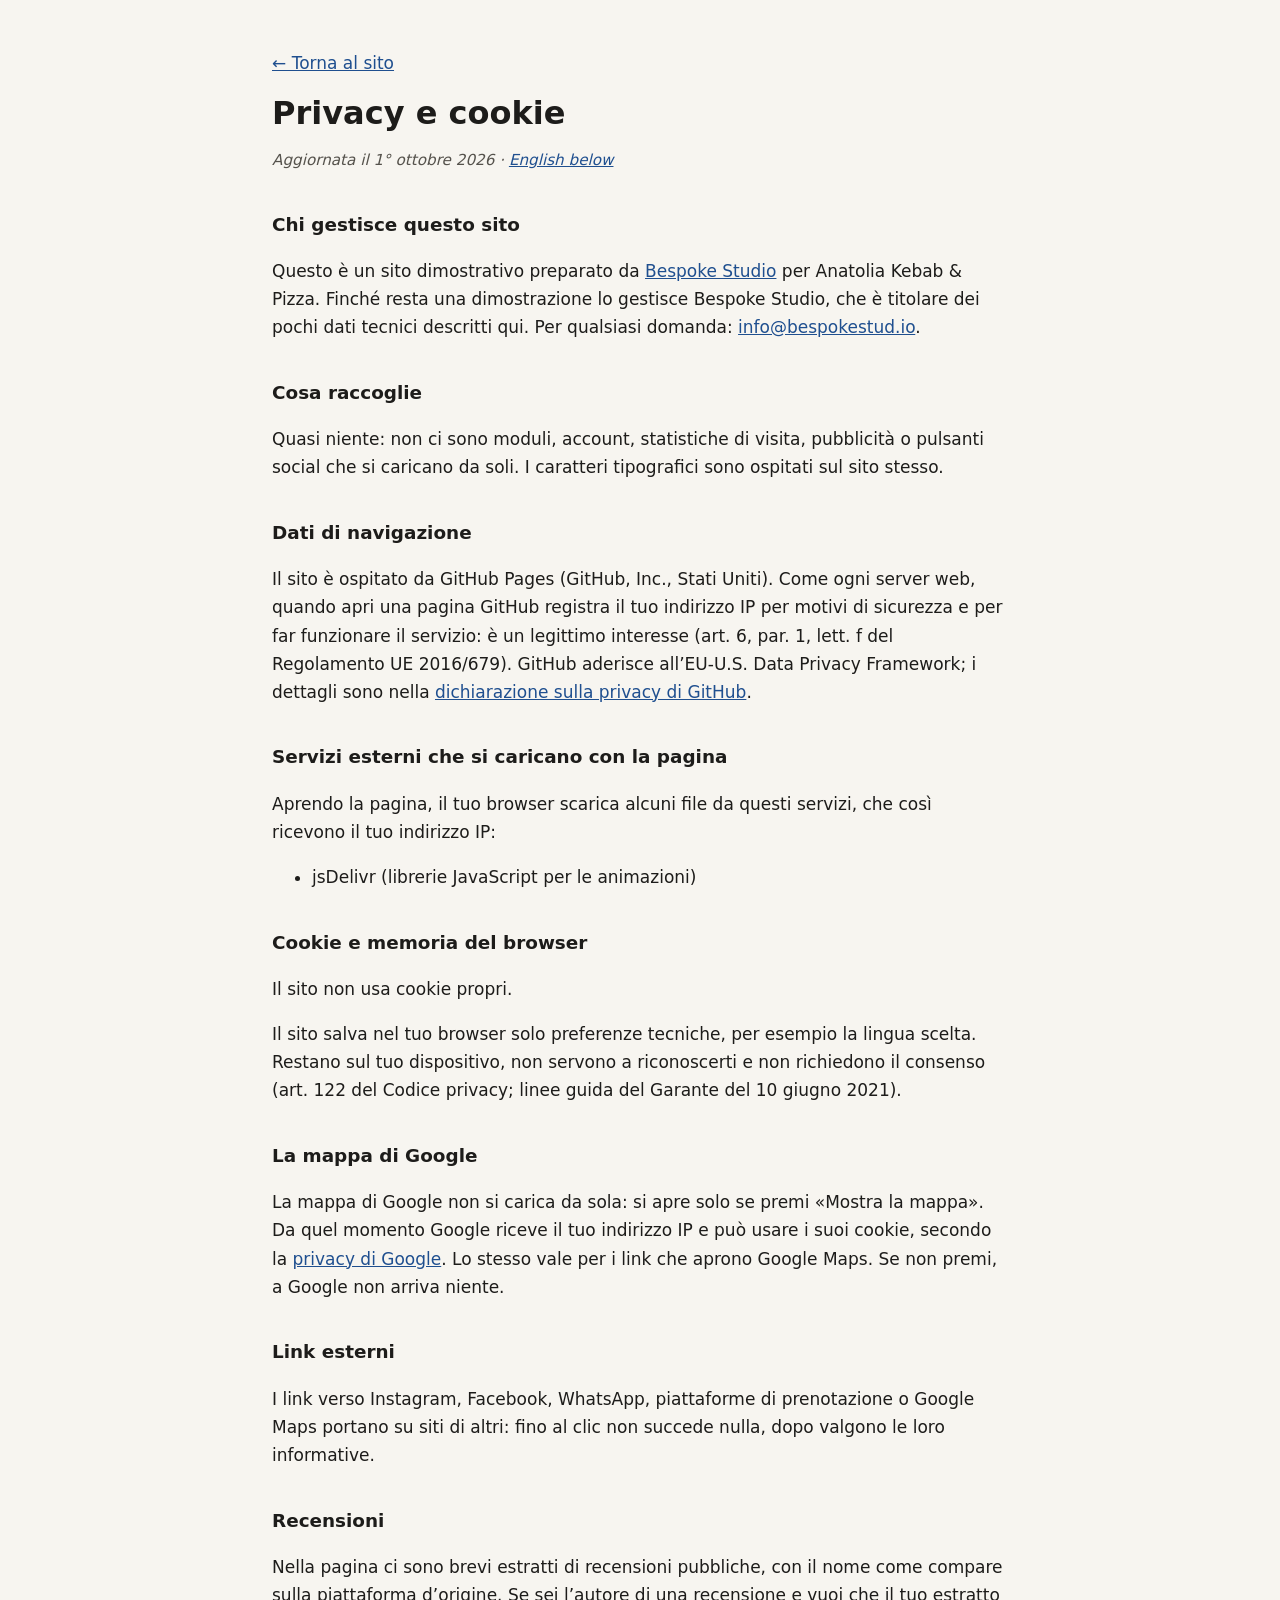
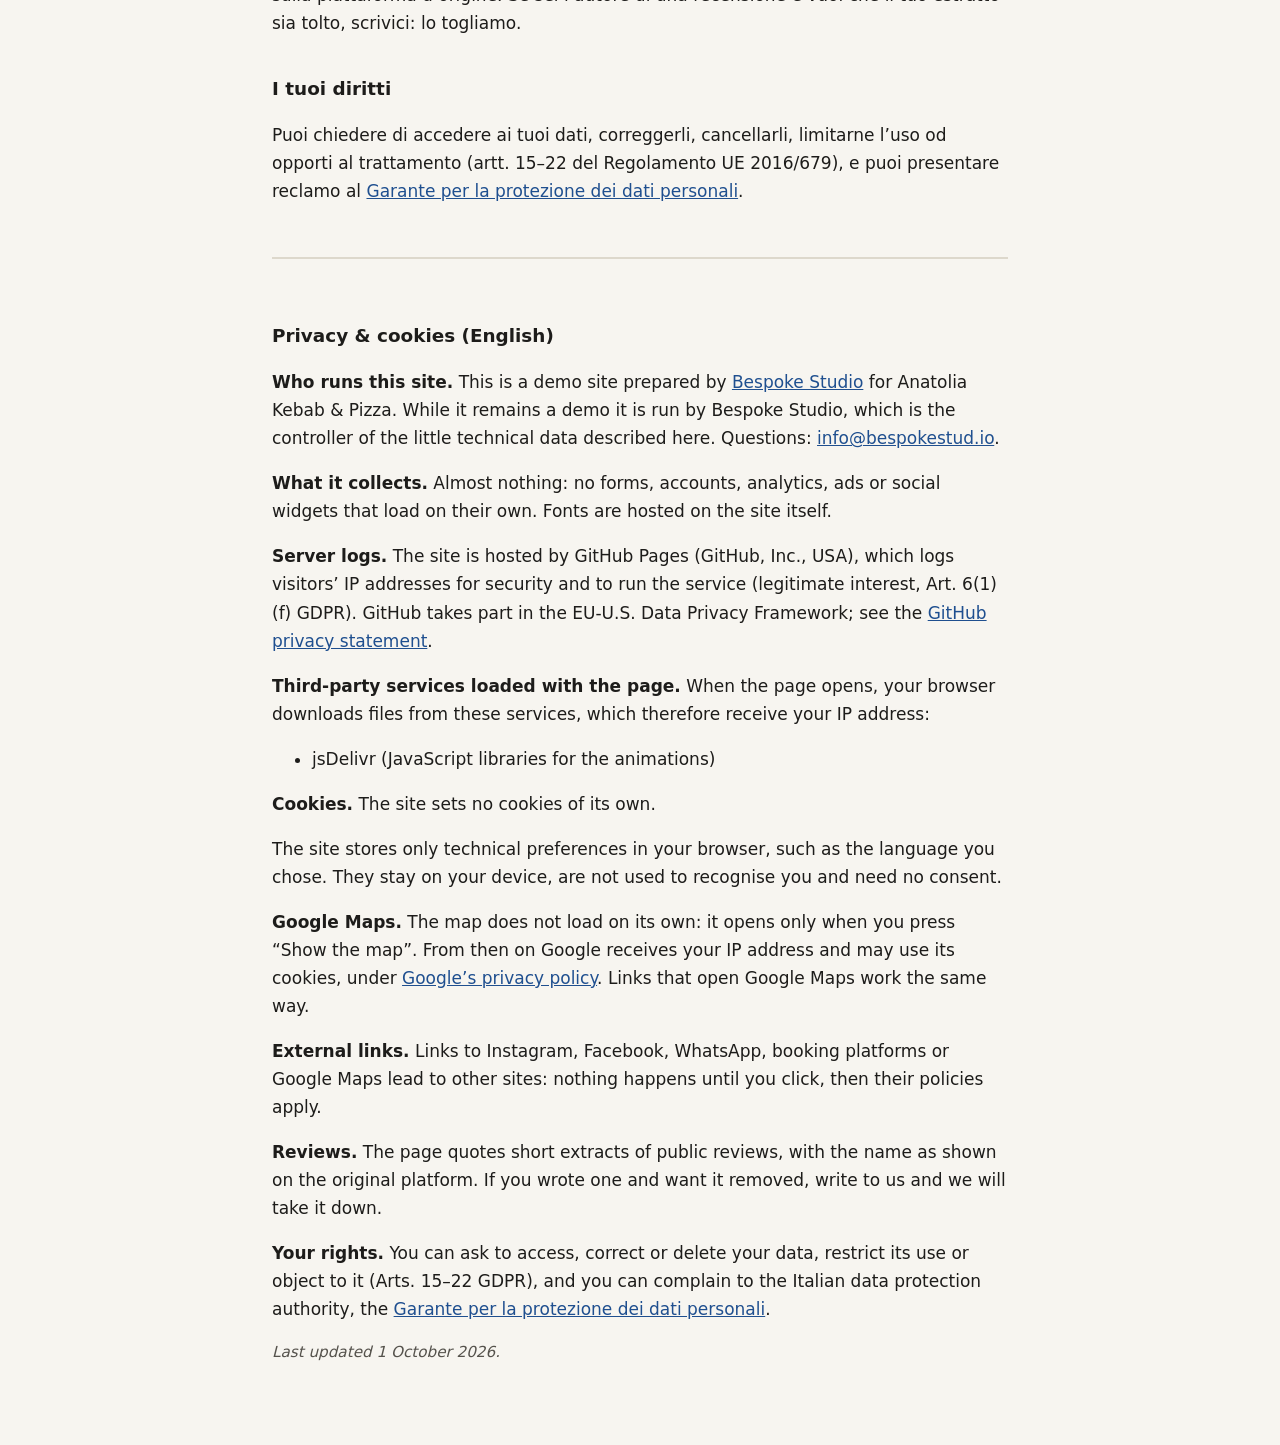
<file: privacy.html>
<!DOCTYPE html>
<html lang="it">
<head>
  <meta charset="UTF-8">
  <meta name="viewport" content="width=device-width, initial-scale=1.0">
  <meta name="robots" content="noindex">
  <title>Privacy e cookie · Anatolia Kebab &amp; Pizza</title>
  <meta name="description" content="Informativa privacy e cookie del sito Anatolia Kebab &amp; Pizza.">
  <style>
    body { margin: 0; background: #f7f5f0; color: #1d1c1a; font: 17px/1.65 system-ui, -apple-system, "Segoe UI", Roboto, sans-serif; }
    main { max-width: 46rem; margin: 0 auto; padding: 32px 20px 64px; }
    h1 { font-size: 2rem; line-height: 1.2; margin: 0.4em 0 0.2em; }
    h2 { font-size: 1.15rem; margin: 2em 0 0.4em; }
    a { color: #1f4f8f; }
    .data { color: #55524c; font-style: italic; font-size: 0.95rem; }
    .en { margin-top: 3em; padding-top: 1.5em; border-top: 2px solid #ddd8cc; }
    code { font-size: 0.9em; background: #ebe7dc; padding: 0 4px; border-radius: 3px; }
  </style>
</head>
<body>
<main>
  <p><a href="index.html">← Torna al sito</a></p>
  <h1>Privacy e cookie</h1>
  <p class="data">Aggiornata il 1° ottobre 2026 · <a href="#english" lang="en">English below</a></p>
  <h2>Chi gestisce questo sito</h2>
  <p>Questo è un sito dimostrativo preparato da <a href="https://bespokestud.io" rel="noopener">Bespoke Studio</a> per Anatolia Kebab &amp; Pizza. Finché resta una dimostrazione lo gestisce Bespoke Studio, che è titolare dei pochi dati tecnici descritti qui. Per qualsiasi domanda: <a href="mailto:info@bespokestud.io">info@bespokestud.io</a>.</p>
  <h2>Cosa raccoglie</h2>
  <p>Quasi niente: non ci sono moduli, account, statistiche di visita, pubblicità o pulsanti social che si caricano da soli. I caratteri tipografici sono ospitati sul sito stesso.</p>
  <h2>Dati di navigazione</h2>
  <p>Il sito è ospitato da GitHub Pages (GitHub, Inc., Stati Uniti). Come ogni server web, quando apri una pagina GitHub registra il tuo indirizzo IP per motivi di sicurezza e per far funzionare il servizio: è un legittimo interesse (art. 6, par. 1, lett. f del Regolamento UE 2016/679). GitHub aderisce all’EU-U.S. Data Privacy Framework; i dettagli sono nella <a href="https://docs.github.com/site-policy/privacy-policies/github-general-privacy-statement" rel="noopener">dichiarazione sulla privacy di GitHub</a>.</p>
  <h2>Servizi esterni che si caricano con la pagina</h2>
  <p>Aprendo la pagina, il tuo browser scarica alcuni file da questi servizi, che così ricevono il tuo indirizzo IP:</p>
  <ul><li>jsDelivr (librerie JavaScript per le animazioni)</li></ul>
  <h2>Cookie e memoria del browser</h2>
  <p>Il sito non usa cookie propri.</p>
  <p>Il sito salva nel tuo browser solo preferenze tecniche, per esempio la lingua scelta. Restano sul tuo dispositivo, non servono a riconoscerti e non richiedono il consenso (art. 122 del Codice privacy; linee guida del Garante del 10 giugno 2021).</p>
  <h2>La mappa di Google</h2>
  <p>La mappa di Google non si carica da sola: si apre solo se premi «Mostra la mappa». Da quel momento Google riceve il tuo indirizzo IP e può usare i suoi cookie, secondo la <a href="https://policies.google.com/privacy?hl=it" rel="noopener">privacy di Google</a>. Lo stesso vale per i link che aprono Google Maps. Se non premi, a Google non arriva niente.</p>
  <h2>Link esterni</h2>
  <p>I link verso Instagram, Facebook, WhatsApp, piattaforme di prenotazione o Google Maps portano su siti di altri: fino al clic non succede nulla, dopo valgono le loro informative.</p>
  <h2>Recensioni</h2>
  <p>Nella pagina ci sono brevi estratti di recensioni pubbliche, con il nome come compare sulla piattaforma d’origine. Se sei l’autore di una recensione e vuoi che il tuo estratto sia tolto, scrivici: lo togliamo.</p>
  <h2>I tuoi diritti</h2>
  <p>Puoi chiedere di accedere ai tuoi dati, correggerli, cancellarli, limitarne l’uso od opporti al trattamento (artt. 15–22 del Regolamento UE 2016/679), e puoi presentare reclamo al <a href="https://www.garanteprivacy.it" rel="noopener">Garante per la protezione dei dati personali</a>.</p>
  <div class="en" id="english" lang="en">
    <h2>Privacy &amp; cookies (English)</h2>
    <p><strong>Who runs this site.</strong> This is a demo site prepared by <a href="https://bespokestud.io" rel="noopener">Bespoke Studio</a> for Anatolia Kebab &amp; Pizza. While it remains a demo it is run by Bespoke Studio, which is the controller of the little technical data described here. Questions: <a href="mailto:info@bespokestud.io">info@bespokestud.io</a>.</p>
    <p><strong>What it collects.</strong> Almost nothing: no forms, accounts, analytics, ads or social widgets that load on their own. Fonts are hosted on the site itself.</p>
    <p><strong>Server logs.</strong> The site is hosted by GitHub Pages (GitHub, Inc., USA), which logs visitors’ IP addresses for security and to run the service (legitimate interest, Art. 6(1)(f) GDPR). GitHub takes part in the EU-U.S. Data Privacy Framework; see the <a href="https://docs.github.com/site-policy/privacy-policies/github-general-privacy-statement" rel="noopener">GitHub privacy statement</a>.</p>
    <p><strong>Third-party services loaded with the page.</strong> When the page opens, your browser downloads files from these services, which therefore receive your IP address:</p><ul><li>jsDelivr (JavaScript libraries for the animations)</li></ul>
    <p><strong>Cookies.</strong> The site sets no cookies of its own.</p>
    <p>The site stores only technical preferences in your browser, such as the language you chose. They stay on your device, are not used to recognise you and need no consent.</p>
    <p><strong>Google Maps.</strong> The map does not load on its own: it opens only when you press “Show the map”. From then on Google receives your IP address and may use its cookies, under <a href="https://policies.google.com/privacy?hl=en" rel="noopener">Google’s privacy policy</a>. Links that open Google Maps work the same way.</p>
    <p><strong>External links.</strong> Links to Instagram, Facebook, WhatsApp, booking platforms or Google Maps lead to other sites: nothing happens until you click, then their policies apply.</p>
    <p><strong>Reviews.</strong> The page quotes short extracts of public reviews, with the name as shown on the original platform. If you wrote one and want it removed, write to us and we will take it down.</p>
    <p><strong>Your rights.</strong> You can ask to access, correct or delete your data, restrict its use or object to it (Arts. 15–22 GDPR), and you can complain to the Italian data protection authority, the <a href="https://www.garanteprivacy.it" rel="noopener">Garante per la protezione dei dati personali</a>.</p>
    <p class="data">Last updated 1 October 2026.</p>
  </div>
</main>
</body>
</html>
</file>
